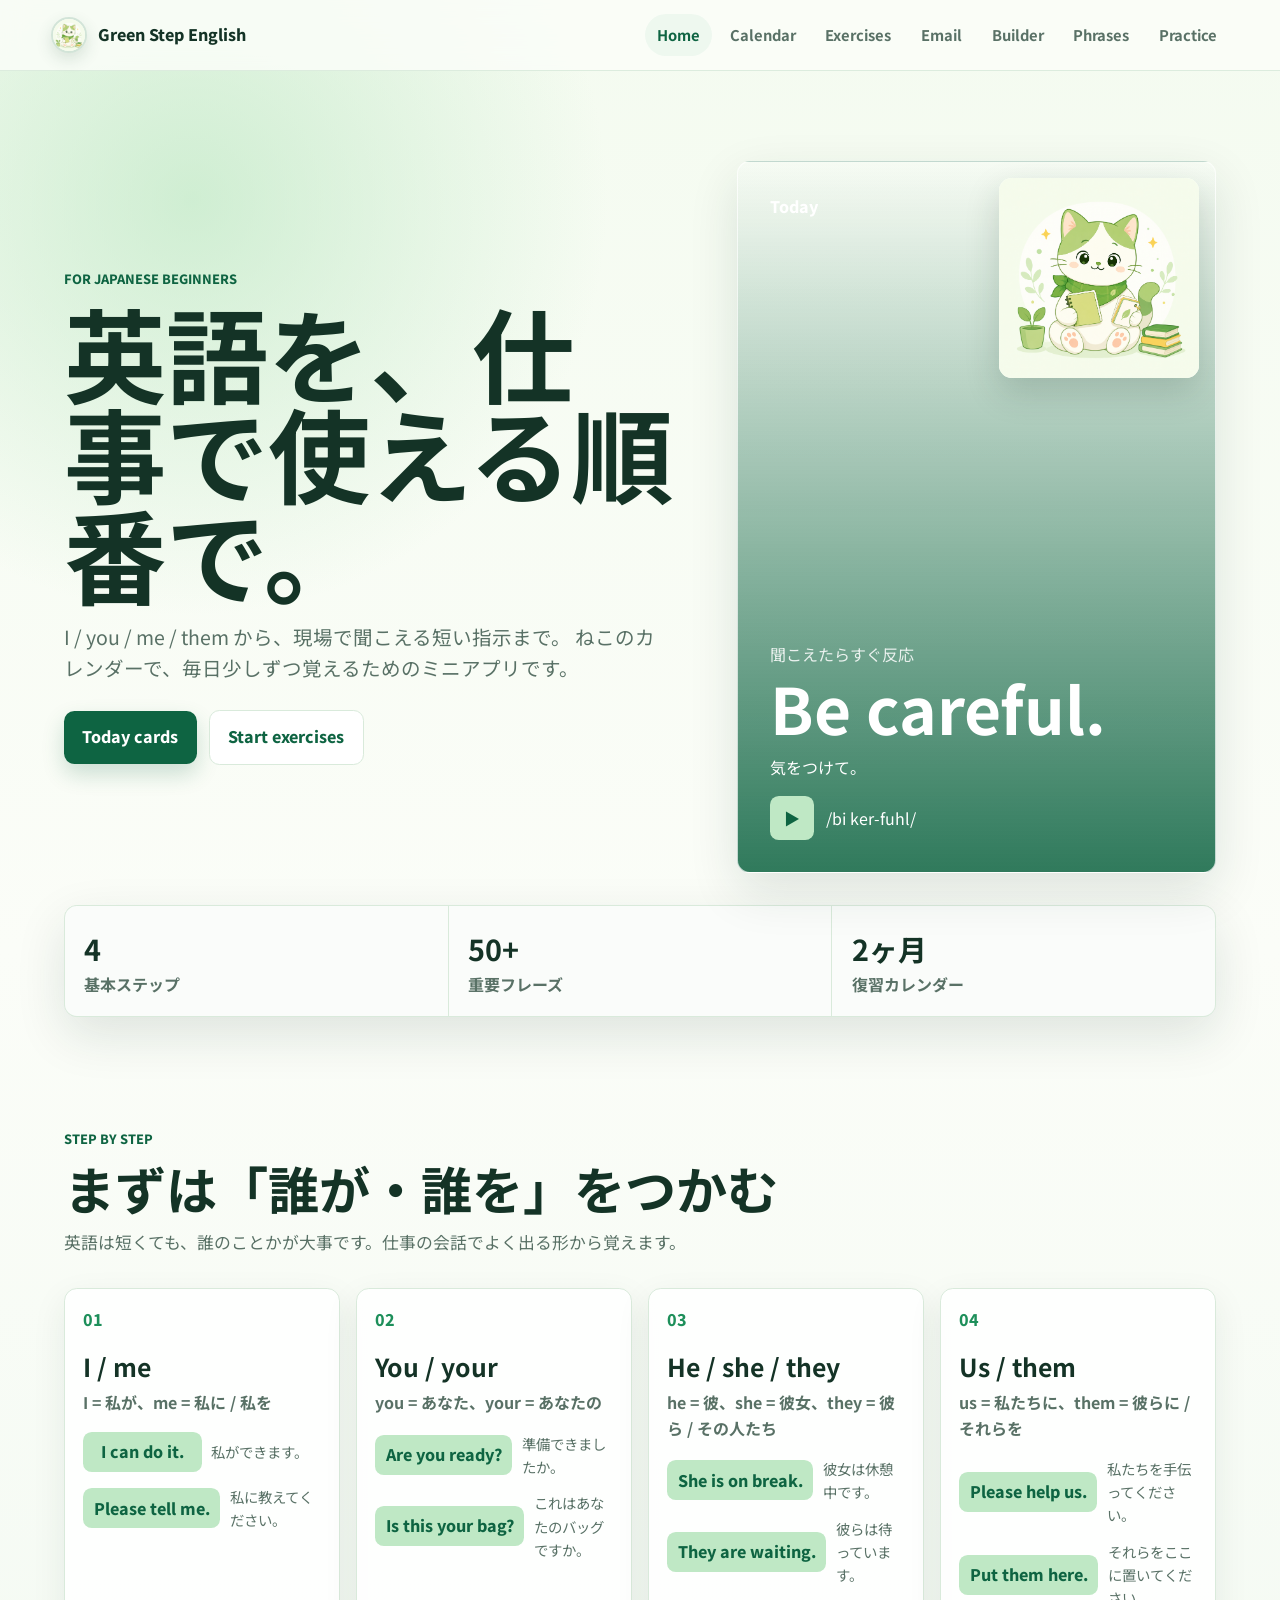
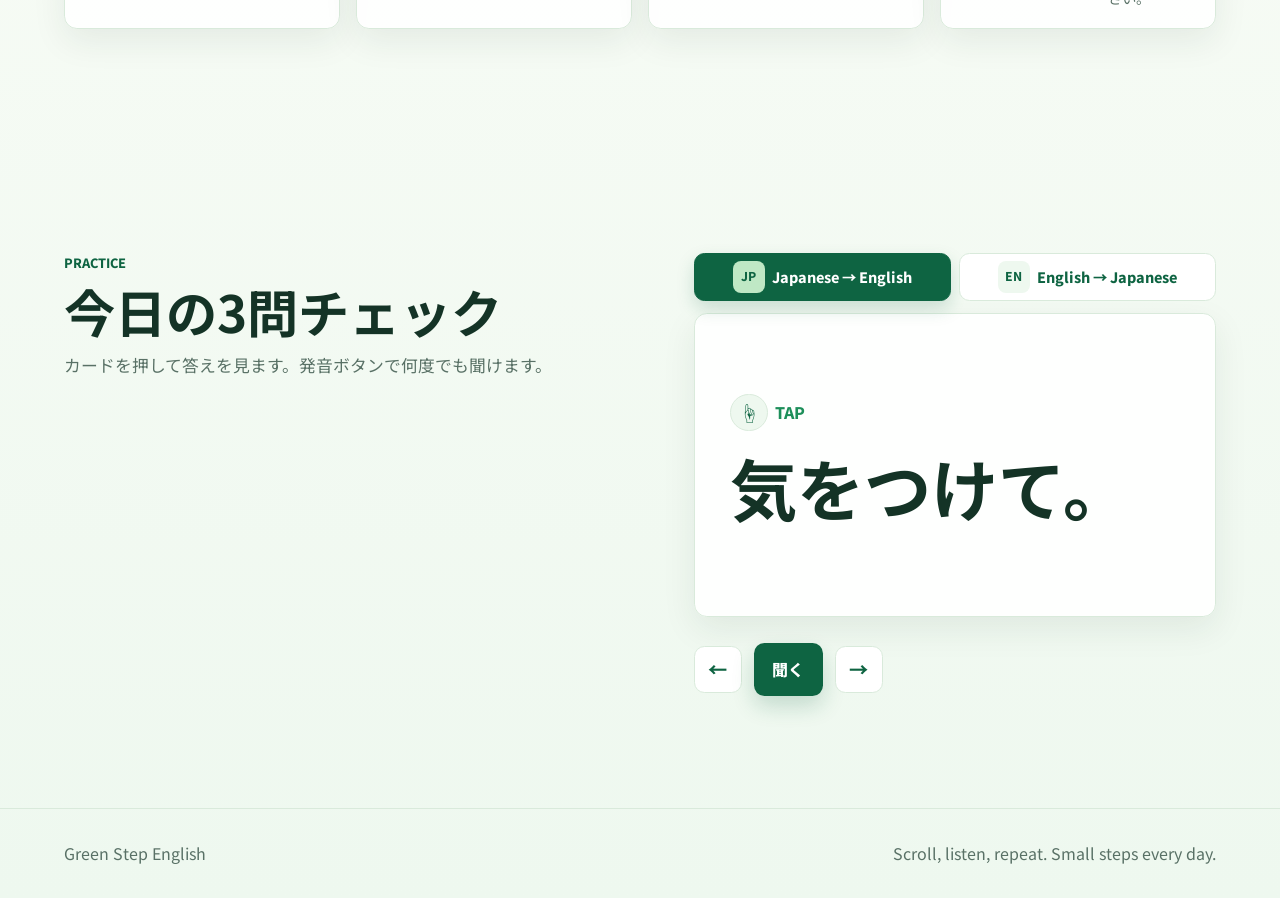
<file: index.html>
<!doctype html>
<html lang="ja">
  <head>
    <meta charset="UTF-8" />
    <meta name="viewport" content="width=device-width, initial-scale=1.0" />
    <title>Green Step English</title>
    <link rel="icon" type="image/png" href="assets/study-cat.png" />
    <link rel="apple-touch-icon" href="assets/study-cat.png" />
    <link rel="manifest" href="site.webmanifest" />
    <meta name="theme-color" content="#2f7d52" />
    <link rel="preconnect" href="https://fonts.googleapis.com" />
    <link rel="preconnect" href="https://fonts.gstatic.com" crossorigin />
    <link
      href="https://fonts.googleapis.com/css2?family=Noto+Sans+JP:wght@400;500;700;800&display=swap"
      rel="stylesheet"
    />
    <link rel="stylesheet" href="styles.css" />
  </head>
  <body>
    <header class="topbar">
      <a class="brand" href="#top" aria-label="Green Step English">
        <img class="brand-mark" src="assets/study-cat.png" alt="" />
        <span>Green Step English</span>
      </a>
      <nav class="nav" aria-label="Main navigation">
        <a class="is-active" href="#home" data-page-link="home">Home</a>
        <a href="#calendar" data-page-link="calendar">Calendar</a>
        <a href="#exercises" data-page-link="exercises">Exercises</a>
        <a href="#email" data-page-link="email">Email</a>
        <a href="#builder" data-page-link="builder">Builder</a>
        <a href="#work" data-page-link="work">Phrases</a>
        <a href="#practice" data-page-link="practice">Practice</a>
      </nav>
    </header>

    <main id="top">
      <div class="page is-active" data-page="home">
        <section class="hero">
          <div class="hero-copy">
            <p class="eyebrow">For Japanese beginners</p>
            <h1>英語を、仕事で使える順番で。</h1>
            <p class="lead">
              I / you / me / them から、現場で聞こえる短い指示まで。
              ねこのカレンダーで、毎日少しずつ覚えるためのミニアプリです。
            </p>
            <div class="hero-actions">
              <a class="primary-action" href="#calendar" data-page-link="calendar">Today cards</a>
              <a class="secondary-action" href="#exercises" data-page-link="exercises">Start exercises</a>
            </div>
          </div>
          <div class="hero-panel" aria-label="今日のミニレッスン">
            <img class="cat-mascot" src="assets/study-cat.png" alt="英語を勉強するねこのマスコット" />
            <div class="panel-topline">
              <span>Today</span>
              <strong>8 min</strong>
            </div>
            <p class="mini-label">聞こえたらすぐ反応</p>
            <h2>Be careful.</h2>
            <p>気をつけて。</p>
            <div class="sound-row">
              <button class="sound-button" data-speak="Be careful.">▶</button>
              <span>/bi ker-fuhl/</span>
            </div>
          </div>
        </section>

        <section class="stats-band" aria-label="学習の流れ">
          <div>
            <strong>4</strong>
            <span>基本ステップ</span>
          </div>
          <div>
            <strong>50+</strong>
            <span>重要フレーズ</span>
          </div>
          <div>
            <strong>2ヶ月</strong>
            <span>復習カレンダー</span>
          </div>
        </section>

        <section class="section intro-section" id="steps">
          <div class="section-heading">
            <p class="eyebrow">Step by step</p>
            <h2>まずは「誰が・誰を」をつかむ</h2>
            <p>
              英語は短くても、誰のことかが大事です。仕事の会話でよく出る形から覚えます。
            </p>
          </div>

          <div class="lesson-grid">
            <article class="lesson-card">
              <span class="step-number">01</span>
              <h3>I / me</h3>
              <p class="jp">I = 私が、me = 私に / 私を</p>
              <ul>
                <li><button data-speak="I can do it.">I can do it.</button><span>私ができます。</span></li>
                <li><button data-speak="Please tell me.">Please tell me.</button><span>私に教えてください。</span></li>
              </ul>
            </article>
            <article class="lesson-card">
              <span class="step-number">02</span>
              <h3>You / your</h3>
              <p class="jp">you = あなた、your = あなたの</p>
              <ul>
                <li><button data-speak="Are you ready?">Are you ready?</button><span>準備できましたか。</span></li>
                <li><button data-speak="Is this your bag?">Is this your bag?</button><span>これはあなたのバッグですか。</span></li>
              </ul>
            </article>
            <article class="lesson-card">
              <span class="step-number">03</span>
              <h3>He / she / they</h3>
              <p class="jp">he = 彼、she = 彼女、they = 彼ら / その人たち</p>
              <ul>
                <li><button data-speak="She is on break.">She is on break.</button><span>彼女は休憩中です。</span></li>
                <li><button data-speak="They are waiting.">They are waiting.</button><span>彼らは待っています。</span></li>
              </ul>
            </article>
            <article class="lesson-card">
              <span class="step-number">04</span>
              <h3>Us / them</h3>
              <p class="jp">us = 私たちに、them = 彼らに / それらを</p>
              <ul>
                <li><button data-speak="Please help us.">Please help us.</button><span>私たちを手伝ってください。</span></li>
                <li><button data-speak="Put them here.">Put them here.</button><span>それらをここに置いてください。</span></li>
              </ul>
            </article>
          </div>
        </section>
      </div>

      <section class="section calendar-section page" id="calendar" data-page="calendar">
        <div class="section-heading">
          <p class="eyebrow">Cat review calendar</p>
          <h2>2ヶ月のねこ復習カレンダー</h2>
          <p>
            60日を2つの30日ブロックで表示します。最初の日は2枚、その後は新しいカード1枚と古いカードの復習です。
          </p>
        </div>

        <div class="calendar-layout">
          <div class="calendar-board">
            <div class="calendar-header">
              <div>
                <p class="builder-label">Study map</p>
                <h3>今日の足あとを選ぶ</h3>
              </div>
              <img src="assets/study-cat.png" alt="" aria-hidden="true" />
            </div>
            <div class="months" id="calendarMonths"></div>
          </div>

          <aside class="day-study" aria-live="polite">
            <div class="day-study-top">
              <div>
                <p class="builder-label" id="selectedDayLabel">Day 1</p>
                <h3 id="selectedDayTitle">今日のカード</h3>
              </div>
              <span id="dayMixBadge">2 new</span>
            </div>
            <div class="front-toggle" aria-label="Card front">
              <button class="is-selected" data-front-lang="en" type="button">
                <span>EN</span>
                English
              </button>
              <button data-front-lang="ja" type="button">
                <span>JP</span>
                Japanese
              </button>
            </div>
            <div class="study-card" id="studyCard" tabindex="0" role="button">
              <div class="card-topline">
                <p id="studyCardType">New card</p>
                <span class="tap-hint" aria-hidden="true">☝</span>
              </div>
              <h4 id="studyPrompt">Be careful.</h4>
              <p id="studyAnswer">気をつけて。</p>
              <div class="word-map" id="wordMap" aria-label="単語マップ"></div>
            </div>
            <div class="study-controls">
              <button class="icon-action" id="prevStudyCard" aria-label="前のカード">←</button>
              <button class="primary-action" id="speakStudyCard">聞く</button>
              <button class="icon-action" id="nextStudyCard" aria-label="次のカード">→</button>
            </div>
            <div class="daily-card-list" id="dailyCardList"></div>
          </aside>
        </div>
      </section>

      <section class="section exercises-section page" id="exercises" data-page="exercises">
        <div class="section-heading">
          <p class="eyebrow">Smart exercises</p>
          <h2>緑なら正解、赤ならもう一度</h2>
          <p>覚えた単語とフレーズを、選択・穴埋め・メール文で練習します。</p>
        </div>

        <div class="exercise-dashboard">
          <div class="score-card">
            <p class="builder-label">Score</p>
            <h3 id="exerciseScore">0 / 0</h3>
            <p class="session-meta" id="exerciseMeta">Mixed session</p>
            <div class="score-actions">
              <button class="secondary-action" id="shuffleExercises" type="button">New mix</button>
              <button class="secondary-action" id="resetExercises" type="button">Reset</button>
            </div>
          </div>
          <div class="exercise-list" id="exerciseList"></div>
        </div>
      </section>

      <section class="section email-section page" id="email" data-page="email">
        <div class="section-heading">
          <p class="eyebrow">Email & office English</p>
          <h2>メールと仕事でよく使う表現</h2>
          <p>短いメール、依頼、確認、返信で使える安全な表現です。</p>
        </div>

        <div class="email-layout">
          <div class="email-mini-task">
            <div class="email-task-head">
              <div>
                <p class="builder-label">Email tasks</p>
                <h3>メールで使う英語を選ぶ</h3>
                <p class="session-meta" id="emailMeta">Email mix</p>
              </div>
              <div class="email-score">
                <span>Score</span>
                <strong id="emailScore">0 / 0</strong>
              </div>
            </div>
            <div class="score-actions">
              <button class="secondary-action" id="shuffleEmailTasks" type="button">New email mix</button>
              <button class="secondary-action" id="resetEmailTasks" type="button">Reset</button>
            </div>
            <div class="email-task-list" id="emailTaskList"></div>
          </div>
          <div class="email-phrase-list" id="emailPhraseList"></div>
        </div>
      </section>

      <section class="section builder-section page" id="builder" data-page="builder">
        <div class="section-heading">
          <p class="eyebrow">Sentence builder</p>
          <h2>自分の仕事を英語で言う</h2>
          <p>
            実際の部署名を使って、自分の所属や行き先を英語で言えるように練習します。
          </p>
        </div>

        <div class="builder-layout">
          <div class="builder-card">
            <p class="builder-label">今の文</p>
            <h3 id="builtSentence">I'm working in the kitchen department.</h3>
            <p id="builtJapanese">私はキッチン部門で働いています。</p>
            <button class="primary-action" id="speakBuiltSentence">聞く</button>
          </div>
          <div class="builder-options" aria-label="Sentence options">
            <label class="select-field">
              <p class="option-title">場所 / 部署</p>
              <select id="departmentOptions"></select>
            </label>
            <label class="select-field">
              <p class="option-title">言い方</p>
              <select id="patternOptions"></select>
            </label>
          </div>
        </div>
      </section>

      <section class="section phrase-section page" id="work" data-page="work">
        <div class="section-heading">
          <p class="eyebrow">Workplace phrases</p>
          <h2>職場で聞こえやすい短い英語</h2>
          <p>倉庫、工場、カフェ、ホテル、オフィスで使える「短くて強い」表現です。</p>
        </div>

        <div class="phrase-list" id="phraseList"></div>
      </section>

      <section class="section practice-section page" id="practice" data-page="practice">
        <div class="section-heading">
          <p class="eyebrow">Practice</p>
          <h2>今日の3問チェック</h2>
          <p>カードを押して答えを見ます。発音ボタンで何度でも聞けます。</p>
        </div>

        <div class="quiz-shell">
          <div class="front-toggle quiz-direction" aria-label="Practice direction">
            <button class="is-selected" data-quiz-dir="ja-en" type="button">
              <span>JP</span>
              Japanese → English
            </button>
            <button data-quiz-dir="en-ja" type="button">
              <span>EN</span>
              English → Japanese
            </button>
          </div>
          <div class="quiz-card" id="quizCard" tabindex="0" role="button" aria-live="polite">
            <p class="quiz-kicker"><span aria-hidden="true">☝</span> Tap</p>
            <h3 id="quizPrompt">気をつけて。</h3>
            <p id="quizAnswer">Be careful.</p>
            <div class="word-map" id="quizWordMap" aria-label="単語マップ"></div>
          </div>
          <div class="quiz-controls">
            <button class="icon-action" id="prevQuiz" aria-label="前の問題">←</button>
            <button class="primary-action" id="speakQuiz">聞く</button>
            <button class="icon-action" id="nextQuiz" aria-label="次の問題">→</button>
          </div>
        </div>
      </section>
    </main>

    <footer class="footer">
      <p>Green Step English</p>
      <p>Scroll, listen, repeat. Small steps every day.</p>
    </footer>

    <script src="script.js"></script>
  </body>
</html>
</file>
<file: styles.css>
:root {
  --ink: #143326;
  --muted: #597166;
  --soft: #eef8ef;
  --paper: #fbfdf8;
  --line: #d9eadb;
  --green: #1d8f5a;
  --green-dark: #0e6442;
  --mint: #bfe8c5;
  --yellow: #f4d35e;
  --white: #ffffff;
  --shadow: 0 18px 50px rgba(20, 51, 38, 0.12);
}

* {
  box-sizing: border-box;
}

html {
  scroll-behavior: smooth;
}

body {
  margin: 0;
  color: var(--ink);
  background:
    radial-gradient(circle at 15% 8%, rgba(191, 232, 197, 0.7), transparent 26rem),
    linear-gradient(180deg, #f4fbf0 0%, var(--paper) 38%, #eef8ef 100%);
  font-family: "Noto Sans JP", system-ui, -apple-system, BlinkMacSystemFont, sans-serif;
  line-height: 1.6;
}

button,
a {
  font: inherit;
}

a {
  color: inherit;
  text-decoration: none;
}

.topbar {
  position: sticky;
  top: 0;
  z-index: 20;
  display: flex;
  align-items: center;
  justify-content: space-between;
  gap: 1rem;
  padding: 0.9rem clamp(1rem, 4vw, 4rem);
  background: rgba(251, 253, 248, 0.86);
  border-bottom: 1px solid rgba(217, 234, 219, 0.9);
  backdrop-filter: blur(14px);
}

.brand {
  display: inline-flex;
  align-items: center;
  gap: 0.65rem;
  font-weight: 800;
  white-space: nowrap;
}

.brand-mark {
  width: 2.25rem;
  height: 2.25rem;
  display: block;
  border: 2px solid rgba(47, 125, 82, 0.18);
  border-radius: 50%;
  box-shadow: 0 0.4rem 1rem rgba(49, 95, 69, 0.16);
  object-fit: cover;
}

.nav {
  display: flex;
  gap: 0.35rem;
  color: var(--muted);
  font-size: 0.92rem;
  font-weight: 700;
}

.nav a {
  padding: 0.55rem 0.75rem;
  border-radius: 999px;
}

.nav a:hover,
.nav a.is-active {
  color: var(--green-dark);
  background: var(--soft);
}

.page {
  display: none;
}

.page.is-active {
  display: block;
}

.hero {
  display: grid;
  grid-template-columns: minmax(0, 1.12fr) minmax(18rem, 0.88fr);
  align-items: center;
  gap: clamp(1.5rem, 5vw, 5rem);
  min-height: calc(100svh - 4.1rem);
  padding: clamp(2.25rem, 7vw, 6rem) clamp(1rem, 5vw, 6rem) 2rem;
}

.hero-copy {
  max-width: 48rem;
}

.eyebrow {
  margin: 0 0 0.7rem;
  color: var(--green-dark);
  font-size: 0.8rem;
  font-weight: 800;
  letter-spacing: 0;
  text-transform: uppercase;
}

h1,
h2,
h3,
p {
  margin-top: 0;
}

h1 {
  max-width: 12ch;
  margin-bottom: 1.2rem;
  font-size: clamp(3rem, 8vw, 6.9rem);
  line-height: 0.98;
  letter-spacing: 0;
}

h2 {
  margin-bottom: 0.8rem;
  font-size: clamp(2rem, 4vw, 3.6rem);
  line-height: 1.08;
  letter-spacing: 0;
}

h3 {
  margin-bottom: 0.55rem;
  font-size: 1.55rem;
  line-height: 1.18;
  letter-spacing: 0;
}

.lead {
  max-width: 43rem;
  color: var(--muted);
  font-size: clamp(1rem, 2vw, 1.22rem);
}

.hero-actions,
.quiz-controls {
  display: flex;
  flex-wrap: wrap;
  align-items: center;
  gap: 0.75rem;
  margin-top: 1.65rem;
}

.builder-card .primary-action {
  margin-top: 1rem;
}

.primary-action,
.secondary-action,
.icon-action {
  display: inline-flex;
  min-height: 2.9rem;
  align-items: center;
  justify-content: center;
  border: 0;
  border-radius: 0.65rem;
  cursor: pointer;
  font-weight: 800;
}

.primary-action {
  padding: 0.85rem 1.15rem;
  color: var(--white);
  background: var(--green-dark);
  box-shadow: 0 10px 22px rgba(14, 100, 66, 0.2);
}

.secondary-action {
  padding: 0.85rem 1.15rem;
  color: var(--green-dark);
  background: var(--white);
  border: 1px solid var(--line);
}

.icon-action {
  width: 3rem;
  color: var(--green-dark);
  background: var(--white);
  border: 1px solid var(--line);
  font-size: 1.2rem;
}

.hero-panel {
  position: relative;
  align-self: stretch;
  display: flex;
  min-height: 28rem;
  flex-direction: column;
  justify-content: flex-end;
  padding: clamp(1.2rem, 3vw, 2rem);
  background:
    linear-gradient(180deg, rgba(255, 255, 255, 0.15), rgba(14, 100, 66, 0.86)),
    url("https://images.unsplash.com/photo-1497366754035-f200968a6e72?auto=format&fit=crop&w=1200&q=80") center/cover;
  border: 1px solid rgba(255, 255, 255, 0.7);
  border-radius: 0.8rem;
  box-shadow: var(--shadow);
  color: var(--white);
  overflow: hidden;
}

.cat-mascot {
  position: absolute;
  top: 1rem;
  right: 1rem;
  width: min(42%, 13rem);
  aspect-ratio: 1;
  object-fit: contain;
  border-radius: 0.8rem;
  background: rgba(255, 255, 255, 0.9);
  box-shadow: 0 14px 34px rgba(20, 51, 38, 0.18);
}

.panel-topline {
  display: flex;
  justify-content: space-between;
  margin-bottom: auto;
  font-weight: 800;
}

.mini-label {
  margin-bottom: 0.3rem;
  opacity: 0.86;
}

.hero-panel h2 {
  font-size: clamp(2.2rem, 5vw, 4.4rem);
}

.sound-row {
  display: flex;
  align-items: center;
  gap: 0.75rem;
}

.sound-button,
.lesson-card li button,
.phrase-sound {
  display: inline-grid;
  flex: 0 0 auto;
  place-items: center;
  border: 0;
  border-radius: 0.55rem;
  cursor: pointer;
  color: var(--green-dark);
  background: var(--mint);
  font-weight: 800;
}

.sound-button {
  width: 2.75rem;
  height: 2.75rem;
}

.stats-band {
  display: grid;
  grid-template-columns: repeat(3, 1fr);
  gap: 1px;
  margin: 0 clamp(1rem, 5vw, 6rem);
  overflow: hidden;
  border: 1px solid var(--line);
  border-radius: 0.8rem;
  background: var(--line);
  box-shadow: var(--shadow);
}

.stats-band div {
  padding: 1.2rem;
  background: rgba(255, 255, 255, 0.86);
}

.stats-band strong,
.stats-band span {
  display: block;
}

.stats-band strong {
  font-size: 1.8rem;
}

.stats-band span {
  color: var(--muted);
  font-weight: 700;
}

.section {
  padding: clamp(4rem, 9vw, 7rem) clamp(1rem, 5vw, 6rem);
}

.section-heading {
  max-width: 46rem;
  margin-bottom: 2rem;
}

.section-heading p:not(.eyebrow) {
  color: var(--muted);
  font-size: 1.05rem;
}

.lesson-grid {
  display: grid;
  grid-template-columns: repeat(4, minmax(0, 1fr));
  gap: 1rem;
}

.lesson-card,
.phrase-card,
.quiz-card,
.exercise-card,
.email-card,
.email-task,
.email-mini-task,
.score-card {
  background: rgba(255, 255, 255, 0.9);
  border: 1px solid var(--line);
  border-radius: 0.8rem;
  box-shadow: 0 12px 34px rgba(20, 51, 38, 0.08);
}

.lesson-card {
  padding: 1.15rem;
}

.step-number {
  display: inline-flex;
  margin-bottom: 1.2rem;
  color: var(--green);
  font-weight: 800;
}

.jp {
  color: var(--muted);
  font-weight: 700;
}

.lesson-card ul {
  display: grid;
  gap: 0.85rem;
  margin: 1rem 0 0;
  padding: 0;
  list-style: none;
}

.lesson-card li {
  display: grid;
  grid-template-columns: auto minmax(0, 1fr);
  align-items: center;
  gap: 0.6rem;
}

.lesson-card li button {
  min-width: 7.4rem;
  min-height: 2.35rem;
  padding: 0.45rem 0.65rem;
}

.lesson-card li span {
  color: var(--muted);
  font-size: 0.9rem;
}

.phrase-section {
  background: linear-gradient(180deg, rgba(238, 248, 239, 0.65), rgba(255, 255, 255, 0));
}

.calendar-section {
  background:
    linear-gradient(180deg, rgba(255, 255, 255, 0), rgba(191, 232, 197, 0.28)),
    var(--paper);
}

.calendar-layout {
  display: grid;
  grid-template-columns: minmax(0, 1.18fr) minmax(20rem, 0.82fr);
  gap: 1rem;
  align-items: start;
}

.calendar-board,
.day-study {
  background: rgba(255, 255, 255, 0.92);
  border: 1px solid var(--line);
  border-radius: 0.8rem;
  box-shadow: 0 12px 34px rgba(20, 51, 38, 0.08);
}

.calendar-board {
  padding: clamp(1rem, 3vw, 1.4rem);
}

.calendar-header,
.day-study-top {
  display: flex;
  align-items: center;
  justify-content: space-between;
  gap: 1rem;
  margin-bottom: 1rem;
}

.calendar-header h3,
.day-study-top h3 {
  margin-bottom: 0;
}

.calendar-header img {
  width: 5.2rem;
  height: 5.2rem;
  object-fit: contain;
  border-radius: 0.8rem;
  background: var(--soft);
}

.months {
  display: grid;
  grid-template-columns: repeat(2, minmax(0, 1fr));
  gap: 1rem;
}

.month {
  min-width: 0;
}

.month-title {
  margin-bottom: 0.65rem;
  color: var(--green-dark);
  font-size: 1rem;
  font-weight: 800;
}

.weekday-row,
.day-grid {
  display: grid;
  grid-template-columns: repeat(7, minmax(0, 1fr));
  gap: 0.35rem;
}

.weekday-row {
  margin-bottom: 0.35rem;
  color: var(--muted);
  font-size: 0.72rem;
  font-weight: 800;
  text-align: center;
}

.day-button,
.blank-day {
  aspect-ratio: 1;
  min-width: 0;
}

.day-button {
  position: relative;
  display: grid;
  place-items: center;
  border: 1px solid var(--line);
  border-radius: 0.55rem;
  color: var(--ink);
  background: var(--white);
  cursor: pointer;
  font-size: 0.9rem;
  font-weight: 800;
}

.day-button::after {
  position: absolute;
  right: 0.22rem;
  bottom: 0.12rem;
  color: var(--green);
  content: "•";
  font-size: 1.05rem;
}

.day-button.is-today {
  border-color: var(--yellow);
  box-shadow: inset 0 0 0 2px rgba(244, 211, 94, 0.72);
}

.day-button.is-selected {
  color: var(--white);
  background: var(--green-dark);
  border-color: var(--green-dark);
}

.day-button.is-selected::after {
  color: var(--yellow);
}

.day-study {
  position: sticky;
  top: 6rem;
  padding: clamp(1rem, 3vw, 1.35rem);
}

.day-study-top span {
  flex: 0 0 auto;
  padding: 0.42rem 0.65rem;
  color: var(--green-dark);
  background: var(--soft);
  border-radius: 999px;
  font-size: 0.82rem;
  font-weight: 800;
}

.front-toggle {
  display: grid;
  grid-template-columns: repeat(2, minmax(0, 1fr));
  gap: 0.5rem;
  margin-bottom: 0.9rem;
  padding: 0;
  background: transparent;
  border: 0;
}

.quiz-direction {
  margin-bottom: 0.75rem;
}

.front-toggle button {
  display: flex;
  min-height: 3rem;
  align-items: center;
  justify-content: center;
  gap: 0.45rem;
  border: 1px solid var(--line);
  border-radius: 0.65rem;
  color: var(--green-dark);
  background: var(--white);
  cursor: pointer;
  font-size: 0.9rem;
  font-weight: 800;
}

.front-toggle button span {
  display: inline-grid;
  width: 2rem;
  height: 2rem;
  place-items: center;
  border-radius: 0.5rem;
  background: var(--soft);
  font-size: 0.76rem;
}

.front-toggle button.is-selected {
  color: var(--white);
  background: var(--green-dark);
  border-color: var(--green-dark);
  box-shadow: 0 8px 18px rgba(14, 100, 66, 0.18);
}

.front-toggle button.is-selected span {
  color: var(--green-dark);
  background: var(--mint);
}

.study-card {
  min-height: 16rem;
  display: flex;
  flex-direction: column;
  justify-content: center;
  padding: clamp(1rem, 3vw, 1.4rem);
  background:
    linear-gradient(135deg, rgba(191, 232, 197, 0.58), rgba(255, 255, 255, 0.9)),
    var(--white);
  border: 1px solid var(--line);
  border-radius: 0.8rem;
  cursor: pointer;
}

.card-topline {
  display: flex;
  align-items: center;
  justify-content: space-between;
  gap: 1rem;
  margin-bottom: 0.75rem;
}

.card-topline p {
  margin: 0;
  color: var(--green);
  font-size: 0.8rem;
  font-weight: 800;
  text-transform: uppercase;
}

.tap-hint {
  display: inline-grid;
  width: 2.35rem;
  height: 2.35rem;
  place-items: center;
  border-radius: 999px;
  background: var(--white);
  border: 1px solid var(--line);
  color: var(--green-dark);
  font-size: 1.25rem;
  box-shadow: 0 8px 20px rgba(20, 51, 38, 0.08);
}

.study-card h4 {
  margin: 0 0 0.9rem;
  font-size: clamp(1.75rem, 4vw, 3rem);
  line-height: 1.12;
}

#studyAnswer {
  display: none;
  color: var(--muted);
  font-size: 1.1rem;
  font-weight: 800;
}

.word-map {
  display: none;
  margin-top: 1rem;
  padding-top: 1rem;
  border-top: 1px solid rgba(217, 234, 219, 0.9);
}

.word-map p {
  margin-bottom: 0.55rem;
  color: var(--green);
  font-size: 0.78rem;
  font-weight: 800;
  text-transform: uppercase;
}

.word-map div {
  display: flex;
  flex-wrap: wrap;
  gap: 0.5rem;
}

.word-chip {
  display: grid;
  gap: 0.15rem;
  max-width: 100%;
  padding: 0.45rem 0.6rem;
  border: 1px solid var(--line);
  border-radius: 0.65rem;
  background: rgba(255, 255, 255, 0.78);
}

.word-chip strong {
  color: var(--green-dark);
  font-size: 0.9rem;
}

.word-chip small {
  color: var(--muted);
  font-size: 0.78rem;
  font-weight: 700;
}

.word-chip em {
  color: var(--muted);
  font-size: 0.72rem;
  font-style: normal;
  line-height: 1.35;
}

.study-card.is-flipped #studyAnswer,
.study-card.is-flipped .word-map,
.quiz-card.is-flipped .word-map {
  display: block;
}

.study-controls {
  display: flex;
  gap: 0.75rem;
  align-items: center;
  margin-top: 0.9rem;
}

.daily-card-list {
  display: grid;
  gap: 0.55rem;
  margin-top: 1rem;
}

.daily-card-list button {
  display: grid;
  grid-template-columns: auto minmax(0, 1fr);
  gap: 0.65rem;
  align-items: center;
  width: 100%;
  min-height: 3.2rem;
  padding: 0.65rem;
  border: 1px solid var(--line);
  border-radius: 0.65rem;
  color: var(--ink);
  background: var(--white);
  cursor: pointer;
  text-align: left;
}

.daily-card-list button.is-selected {
  border-color: var(--green-dark);
  background: var(--soft);
}

.card-kind {
  display: inline-flex;
  min-width: 4.4rem;
  justify-content: center;
  padding: 0.24rem 0.45rem;
  color: var(--green-dark);
  background: var(--mint);
  border-radius: 999px;
  font-size: 0.75rem;
  font-weight: 800;
}

.builder-section {
  background:
    linear-gradient(135deg, rgba(14, 100, 66, 0.08), rgba(244, 211, 94, 0.14)),
    rgba(255, 255, 255, 0.35);
}

.builder-layout {
  display: grid;
  grid-template-columns: minmax(0, 1fr) minmax(18rem, 0.58fr);
  gap: 1rem;
  align-items: start;
}

.builder-card,
.builder-options {
  background: rgba(255, 255, 255, 0.92);
  border: 1px solid var(--line);
  border-radius: 0.8rem;
  box-shadow: 0 12px 34px rgba(20, 51, 38, 0.08);
}

.builder-card {
  position: sticky;
  top: 6rem;
  padding: clamp(1.2rem, 3vw, 2rem);
}

.builder-label,
.option-title {
  color: var(--green);
  font-size: 0.8rem;
  font-weight: 800;
  text-transform: uppercase;
}

.builder-card h3 {
  font-size: clamp(1.65rem, 3.4vw, 2.75rem);
}

.builder-card p:last-of-type {
  color: var(--muted);
  font-weight: 700;
}

.builder-options {
  display: grid;
  gap: 1rem;
  padding: clamp(1rem, 3vw, 1.4rem);
}

.select-field {
  display: grid;
  gap: 0.45rem;
}

.select-field select {
  width: 100%;
  min-height: 3.2rem;
  padding: 0.75rem 0.85rem;
  border: 1px solid var(--line);
  border-radius: 0.65rem;
  color: var(--ink);
  background: var(--white);
  cursor: pointer;
  font-weight: 800;
}

.choice-button,
.pattern-button {
  min-height: 2.8rem;
  border: 1px solid var(--line);
  border-radius: 0.65rem;
  color: var(--green-dark);
  background: var(--white);
  cursor: pointer;
  font-weight: 800;
}

.choice-button {
  padding: 0.65rem 0.85rem;
}

.pattern-button {
  display: grid;
  gap: 0.15rem;
  padding: 0.85rem;
  text-align: left;
}

.pattern-button span {
  color: var(--muted);
  font-size: 0.84rem;
  font-weight: 700;
}

.choice-button.is-selected,
.pattern-button.is-selected {
  color: var(--white);
  background: var(--green-dark);
  border-color: var(--green-dark);
}

.pattern-button.is-selected span {
  color: rgba(255, 255, 255, 0.78);
}

.phrase-list {
  display: grid;
  grid-template-columns: repeat(3, minmax(0, 1fr));
  gap: 1rem;
}

.phrase-card {
  display: grid;
  grid-template-columns: auto minmax(0, 1fr);
  gap: 0.85rem;
  padding: 1rem;
}

.phrase-sound {
  width: 2.6rem;
  height: 2.6rem;
}

.phrase-card strong {
  display: block;
  font-size: 1.12rem;
}

.phrase-card span {
  display: block;
  color: var(--muted);
}

.tag {
  display: inline-flex;
  margin-top: 0.65rem;
  padding: 0.25rem 0.5rem;
  color: var(--green-dark);
  background: var(--soft);
  border-radius: 999px;
  font-size: 0.78rem;
  font-weight: 800;
}

.practice-section {
  display: grid;
  grid-template-columns: minmax(0, 0.78fr) minmax(18rem, 0.72fr);
  gap: clamp(1.5rem, 5vw, 5rem);
  align-items: start;
}

.exercises-section {
  background:
    linear-gradient(180deg, rgba(191, 232, 197, 0.24), rgba(255, 255, 255, 0)),
    var(--paper);
}

.exercise-dashboard {
  display: grid;
  grid-template-columns: minmax(15rem, 0.35fr) minmax(0, 1fr);
  gap: 1rem;
  align-items: start;
}

.score-card {
  position: sticky;
  top: 6rem;
  padding: 1.2rem;
}

.score-card h3 {
  font-size: 2.7rem;
}

.session-meta {
  color: var(--muted);
  font-weight: 800;
}

.score-actions {
  display: grid;
  gap: 0.6rem;
}

.score-actions .secondary-action {
  width: 100%;
}

.exercise-list {
  display: grid;
  gap: 1rem;
}

.exercise-card {
  padding: 1.1rem;
}

.exercise-topline {
  display: flex;
  align-items: center;
  gap: 0.65rem;
  margin-bottom: 0.7rem;
  color: var(--green);
}

.exercise-topline span {
  display: inline-grid;
  width: 2.2rem;
  height: 2.2rem;
  place-items: center;
  border-radius: 0.55rem;
  background: var(--soft);
  font-weight: 800;
}

.exercise-topline small {
  margin-left: auto;
  padding: 0.24rem 0.52rem;
  border-radius: 999px;
  color: var(--green-dark);
  background: var(--soft);
  font-size: 0.72rem;
  font-weight: 800;
}

.exercise-card h3 {
  font-size: clamp(1.35rem, 3vw, 2rem);
}

.exercise-options,
.email-options {
  display: grid;
  gap: 0.6rem;
}

.exercise-options button,
.email-options button {
  min-height: 3rem;
  padding: 0.75rem;
  border: 1px solid var(--line);
  border-radius: 0.65rem;
  color: var(--ink);
  background: var(--white);
  cursor: pointer;
  font-weight: 800;
  text-align: left;
}

.exercise-options button.is-selected,
.email-options button.is-selected {
  border-color: var(--green-dark);
}

.exercise-options button.is-answer,
.email-options button.is-answer {
  background: var(--soft);
}

.exercise-card.is-correct {
  border-color: #35a86b;
  box-shadow: 0 12px 34px rgba(53, 168, 107, 0.14);
}

.exercise-card.is-wrong {
  border-color: #dc5c5c;
  box-shadow: 0 12px 34px rgba(220, 92, 92, 0.13);
}

.exercise-feedback {
  min-height: 1.4rem;
  margin: 0.8rem 0 0;
  color: var(--muted);
  font-weight: 800;
}

.exercise-card.is-correct .exercise-feedback,
.exercise-feedback.is-correct {
  color: #1b7a4a;
}

.exercise-card.is-wrong .exercise-feedback,
.exercise-feedback.is-wrong {
  color: #b63f3f;
}

.email-section {
  background:
    linear-gradient(135deg, rgba(244, 211, 94, 0.12), rgba(191, 232, 197, 0.22)),
    var(--paper);
}

.email-layout {
  display: grid;
  grid-template-columns: minmax(20rem, 0.86fr) minmax(0, 1fr);
  gap: 1rem;
  align-items: start;
}

.email-phrase-list {
  display: grid;
  grid-template-columns: repeat(2, minmax(0, 1fr));
  gap: 1rem;
}

.email-card {
  display: grid;
  grid-template-columns: auto minmax(0, 1fr);
  gap: 0.85rem;
  padding: 1rem;
}

.email-card strong,
.email-card span,
.email-card small {
  display: block;
}

.email-card span,
.email-card small {
  color: var(--muted);
}

.email-card small {
  margin-top: 0.45rem;
  font-weight: 700;
}

.email-mini-task {
  padding: 1.2rem;
}

.email-task-head {
  display: grid;
  grid-template-columns: minmax(0, 1fr) auto;
  gap: 0.85rem;
  align-items: start;
  margin-bottom: 0.9rem;
}

.email-score {
  min-width: 5.6rem;
  padding: 0.7rem 0.8rem;
  text-align: right;
  background: var(--soft);
  border: 1px solid var(--line);
  border-radius: 0.65rem;
}

.email-score span,
.email-score strong {
  display: block;
}

.email-score span {
  color: var(--muted);
  font-size: 0.72rem;
  font-weight: 800;
  text-transform: uppercase;
}

.email-score strong {
  font-size: 1.2rem;
}

.email-mini-task .score-actions {
  margin-bottom: 1rem;
}

.email-task-list {
  display: grid;
  gap: 0.9rem;
}

.email-task {
  padding: 1rem;
}

.email-task h3,
.email-task .mail-preview {
  margin-bottom: 0.75rem;
}

.email-task.is-correct {
  border-color: #35a86b;
  box-shadow: 0 12px 34px rgba(53, 168, 107, 0.14);
}

.email-task.is-wrong {
  border-color: #dc5c5c;
  box-shadow: 0 12px 34px rgba(220, 92, 92, 0.13);
}

.mail-preview {
  padding: 1rem;
  background: var(--soft);
  border: 1px solid var(--line);
  border-radius: 0.65rem;
  color: var(--ink);
  font-weight: 700;
}

.mail-preview mark {
  color: var(--green-dark);
  background: rgba(244, 211, 94, 0.4);
  border-radius: 0.35rem;
  padding: 0.05rem 0.25rem;
  font-weight: 800;
}

.quiz-shell {
  position: sticky;
  top: 6rem;
}

.quiz-card {
  min-height: 19rem;
  display: flex;
  flex-direction: column;
  justify-content: center;
  padding: clamp(1.2rem, 4vw, 2.2rem);
  cursor: pointer;
}

.quiz-kicker {
  display: inline-flex;
  align-items: center;
  gap: 0.45rem;
  color: var(--green);
  font-weight: 800;
  text-transform: uppercase;
}

.quiz-kicker span {
  display: inline-grid;
  width: 2.35rem;
  height: 2.35rem;
  place-items: center;
  border-radius: 999px;
  background: var(--soft);
  border: 1px solid var(--line);
  color: var(--green-dark);
  font-size: 1.25rem;
}

.quiz-card h3 {
  font-size: clamp(2rem, 6vw, 4.2rem);
}

#quizAnswer {
  display: none;
  color: var(--muted);
  font-size: 1.25rem;
  font-weight: 800;
}

.quiz-card.is-flipped #quizAnswer {
  display: block;
}

.footer {
  display: flex;
  justify-content: space-between;
  gap: 1rem;
  padding: 2rem clamp(1rem, 5vw, 6rem);
  color: var(--muted);
  border-top: 1px solid var(--line);
}

.footer p {
  margin: 0;
}

@media (max-width: 980px) {
  .hero,
  .practice-section,
  .builder-layout,
  .calendar-layout,
  .exercise-dashboard,
  .email-layout {
    grid-template-columns: 1fr;
  }

  .hero {
    min-height: auto;
  }

  .hero-panel {
    min-height: 24rem;
  }

  .lesson-grid,
  .phrase-list {
    grid-template-columns: repeat(2, minmax(0, 1fr));
  }

  .quiz-shell {
    position: static;
  }

  .builder-card {
    position: static;
  }

  .day-study,
  .score-card,
  .email-mini-task {
    position: static;
  }
}

@media (max-width: 680px) {
  .topbar {
    gap: 0.65rem;
    align-items: stretch;
    padding: 0.7rem 0.85rem;
  }

  .brand {
    font-size: 0.95rem;
  }

  .brand-mark {
    width: 2rem;
    height: 2rem;
  }

  .nav {
    display: grid;
    grid-auto-columns: max-content;
    grid-auto-flow: column;
    gap: 0.25rem;
    width: 100%;
    overflow-x: auto;
    padding-bottom: 0.25rem;
    font-size: 0.82rem;
    scrollbar-width: none;
  }

  .nav::-webkit-scrollbar {
    display: none;
  }

  .nav a {
    padding: 0.48rem 0.62rem;
  }

  .hero {
    gap: 1rem;
    padding: 1.5rem 0.85rem 1rem;
  }

  h1 {
    max-width: 10ch;
    font-size: clamp(2.45rem, 15vw, 4rem);
  }

  h2 {
    font-size: clamp(1.75rem, 9vw, 2.5rem);
  }

  h3 {
    font-size: 1.28rem;
  }

  .lead,
  .section-heading p:not(.eyebrow) {
    font-size: 0.98rem;
  }

  .hero-actions {
    display: grid;
    grid-template-columns: 1fr;
  }

  .primary-action,
  .secondary-action {
    width: 100%;
  }

  .hero-panel {
    min-height: 19rem;
    padding: 1rem;
  }

  .hero-panel h2 {
    font-size: 2.15rem;
  }

  .section {
    padding: 2.8rem 0.85rem;
  }

  .section-heading {
    margin-bottom: 1.2rem;
  }

  .stats-band,
  .lesson-grid,
  .phrase-list,
  .months,
  .email-phrase-list,
  .email-layout,
  .exercise-dashboard,
  .calendar-layout,
  .builder-layout {
    grid-template-columns: 1fr;
  }

  .stats-band {
    margin: 0 0.85rem;
  }

  .stats-band div {
    padding: 0.95rem;
  }

  .cat-mascot {
    width: 7.25rem;
  }

  .phrase-card,
  .email-card {
    grid-template-columns: auto minmax(0, 1fr);
  }

  .calendar-board,
  .day-study,
  .builder-card,
  .builder-options,
  .score-card,
  .email-mini-task,
  .quiz-card,
  .study-card {
    border-radius: 0.7rem;
  }

  .calendar-header img {
    width: 4rem;
    height: 4rem;
  }

  .day-grid {
    gap: 0.25rem;
  }

  .day-button {
    border-radius: 0.45rem;
    font-size: 0.78rem;
  }

  .day-button::after {
    right: 0.12rem;
    bottom: 0.02rem;
    font-size: 0.85rem;
  }

  .front-toggle {
    gap: 0.4rem;
  }

  .front-toggle button {
    min-height: 2.75rem;
    gap: 0.3rem;
    font-size: 0.8rem;
  }

  .front-toggle button span {
    width: 1.75rem;
    height: 1.75rem;
  }

  .study-card,
  .quiz-card {
    min-height: auto;
    padding: 1rem;
  }

  .study-card h4,
  .quiz-card h3 {
    font-size: clamp(1.55rem, 9vw, 2.45rem);
    overflow-wrap: anywhere;
  }

  .study-controls,
  .quiz-controls {
    display: grid;
    grid-template-columns: 3rem 1fr 3rem;
    gap: 0.55rem;
  }

  .daily-card-list button,
  .exercise-options button,
  .email-options button {
    min-height: 2.8rem;
    padding: 0.65rem;
    font-size: 0.9rem;
  }

  .word-map div {
    grid-template-columns: 1fr;
  }

  .word-chip {
    width: 100%;
  }

  .exercise-card,
  .email-task,
  .email-card,
  .lesson-card,
  .phrase-card {
    padding: 0.9rem;
  }

  .exercise-topline {
    align-items: flex-start;
  }

  .exercise-topline small {
    white-space: nowrap;
  }

  .mail-preview {
    padding: 0.8rem;
    font-size: 0.92rem;
  }

  .email-task-head {
    grid-template-columns: 1fr;
  }

  .email-score {
    width: 100%;
    text-align: left;
  }

  .select-field select {
    min-height: 3rem;
    font-size: 0.92rem;
  }

  .footer {
    flex-direction: column;
    padding: 1.5rem 0.85rem;
  }
}

@media (max-width: 390px) {
  .topbar {
    padding-inline: 0.65rem;
  }

  .section,
  .hero {
    padding-inline: 0.65rem;
  }

  .stats-band {
    margin-inline: 0.65rem;
  }

  .front-toggle {
    grid-template-columns: 1fr;
  }

  .calendar-header,
  .day-study-top {
    align-items: flex-start;
    flex-direction: column;
  }
}
</file>
